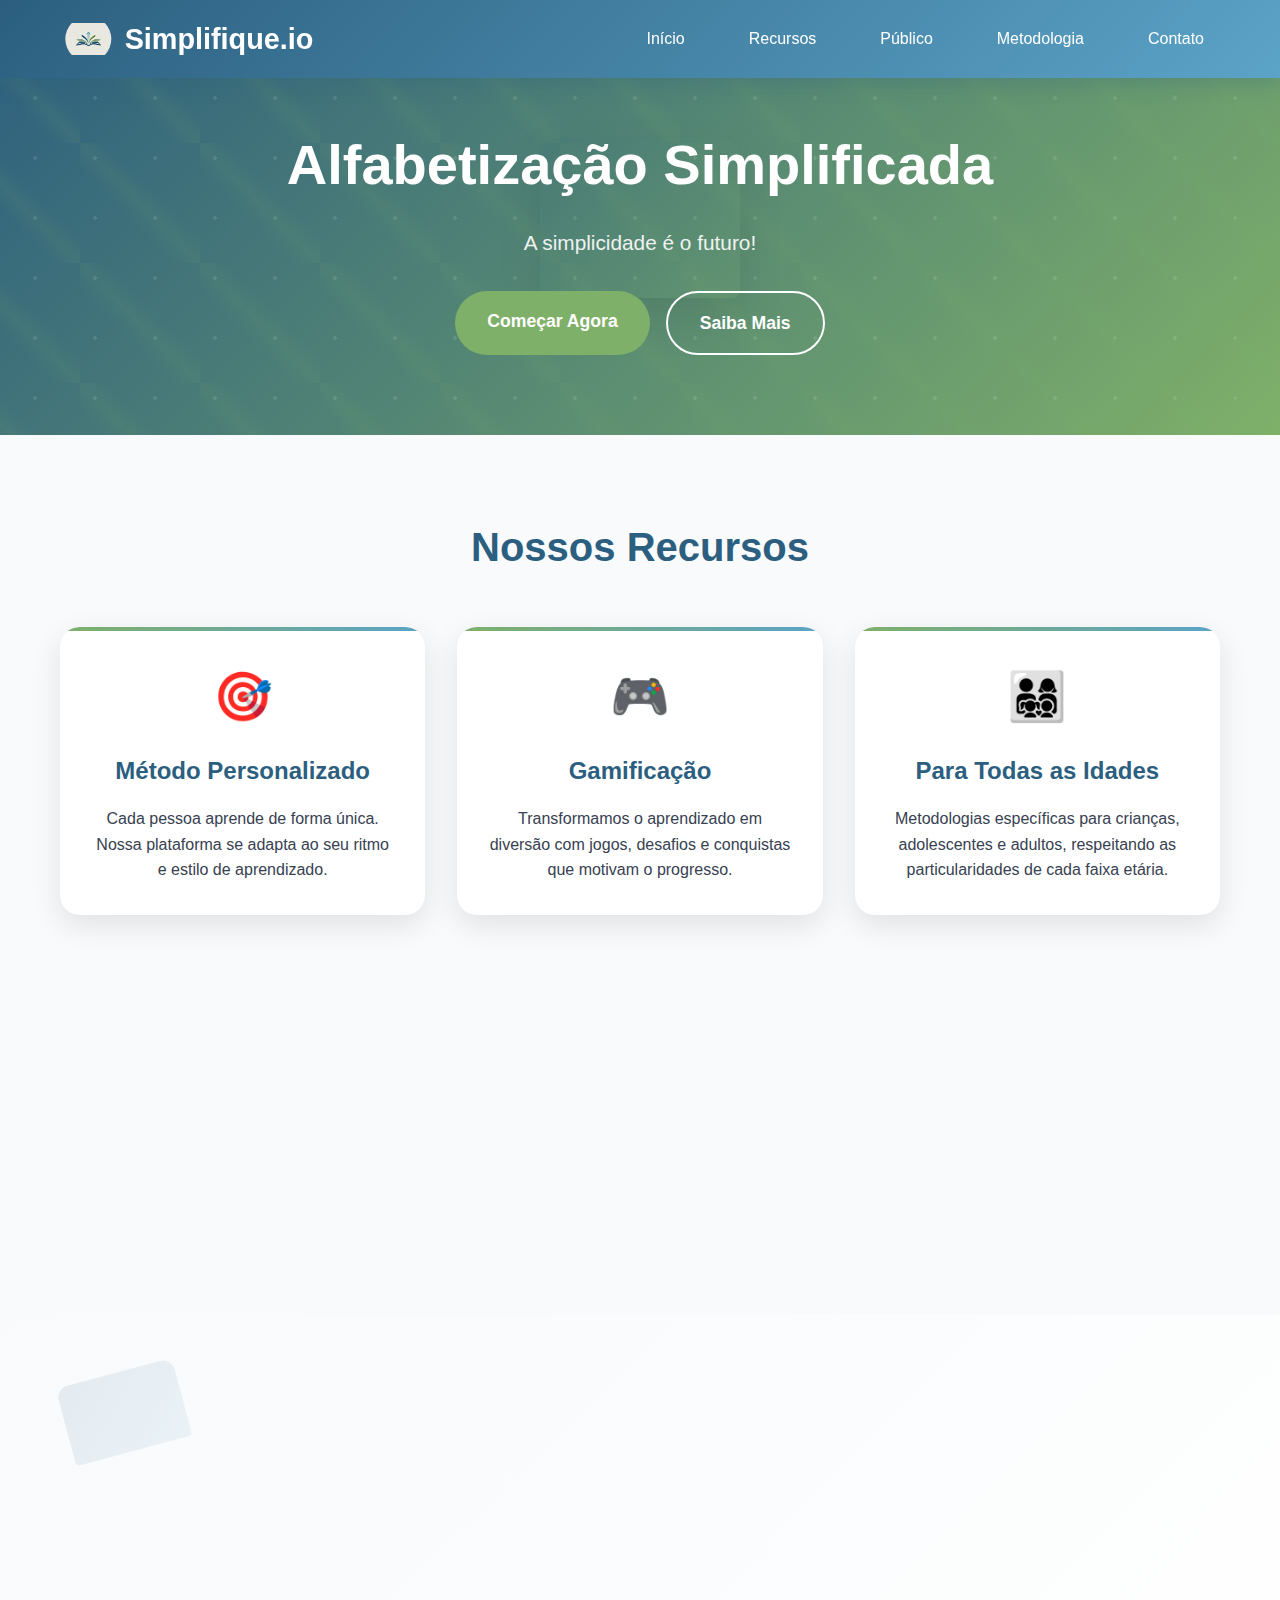
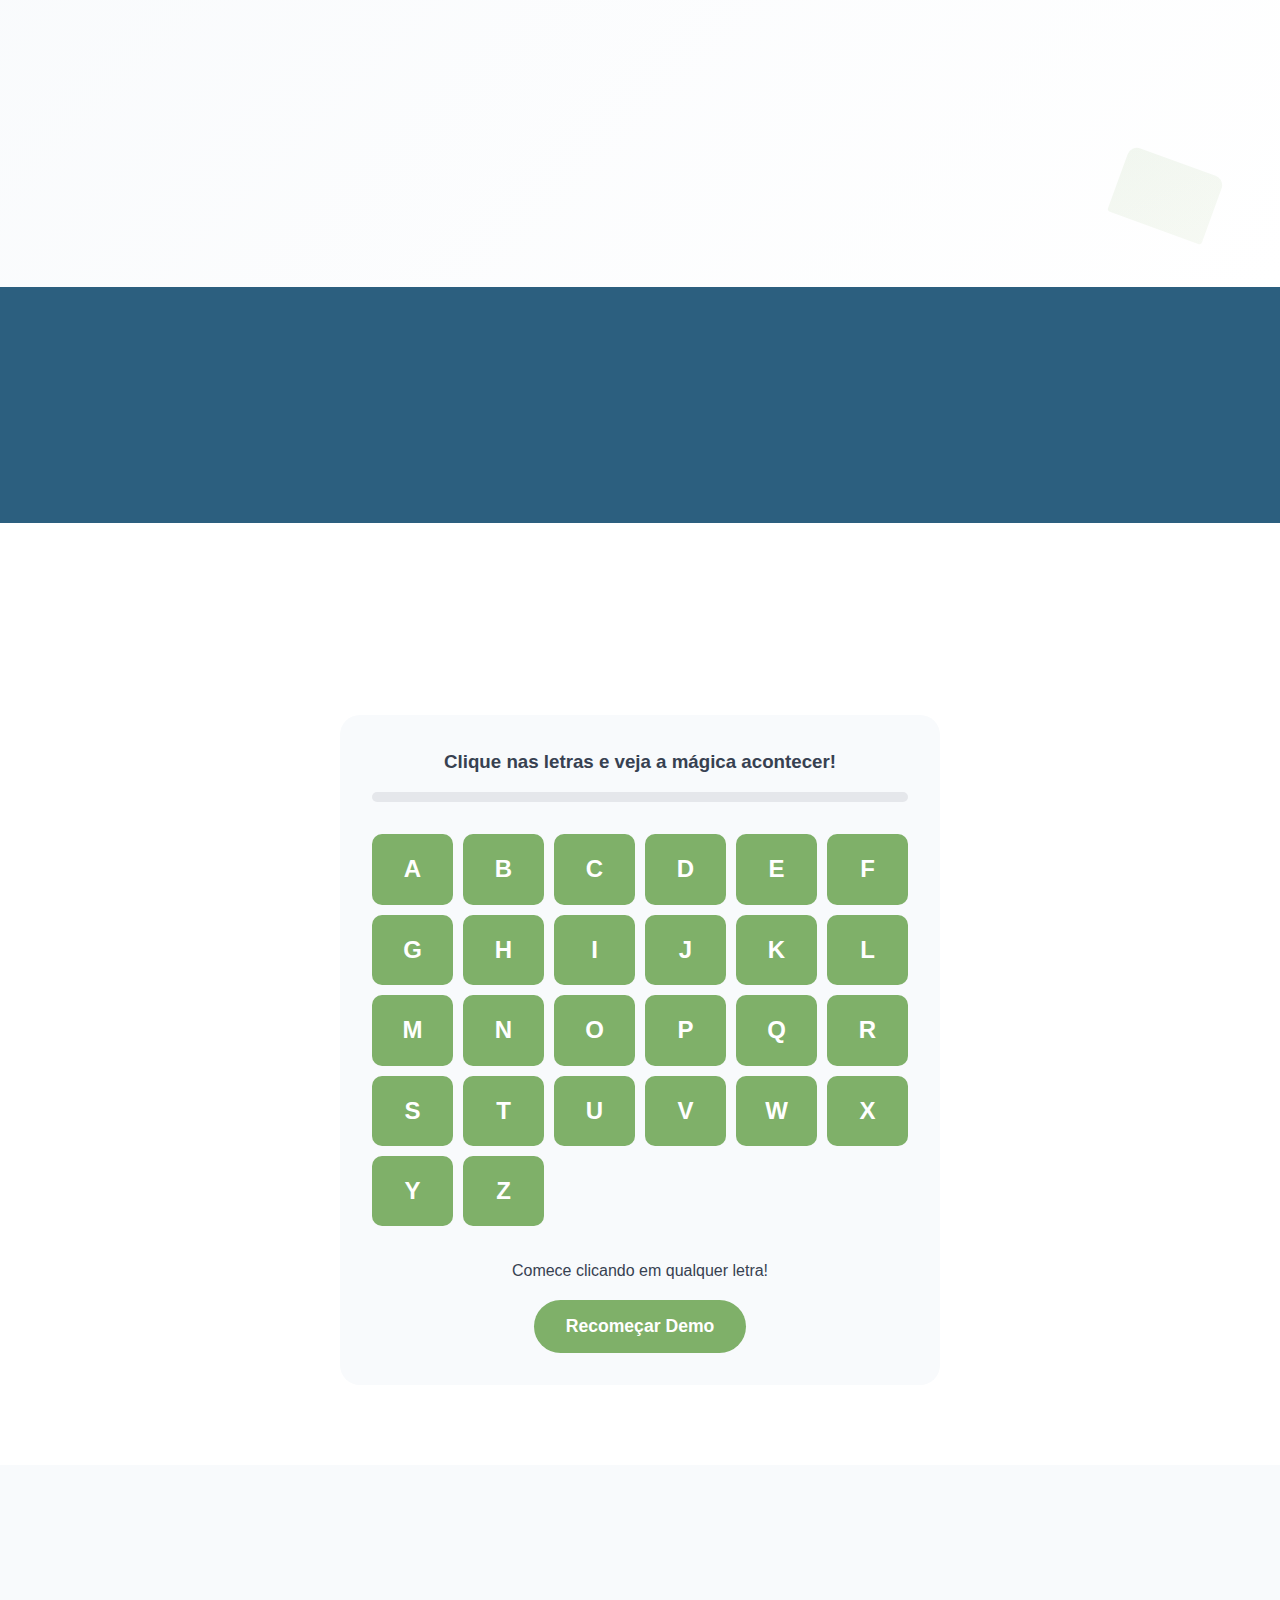
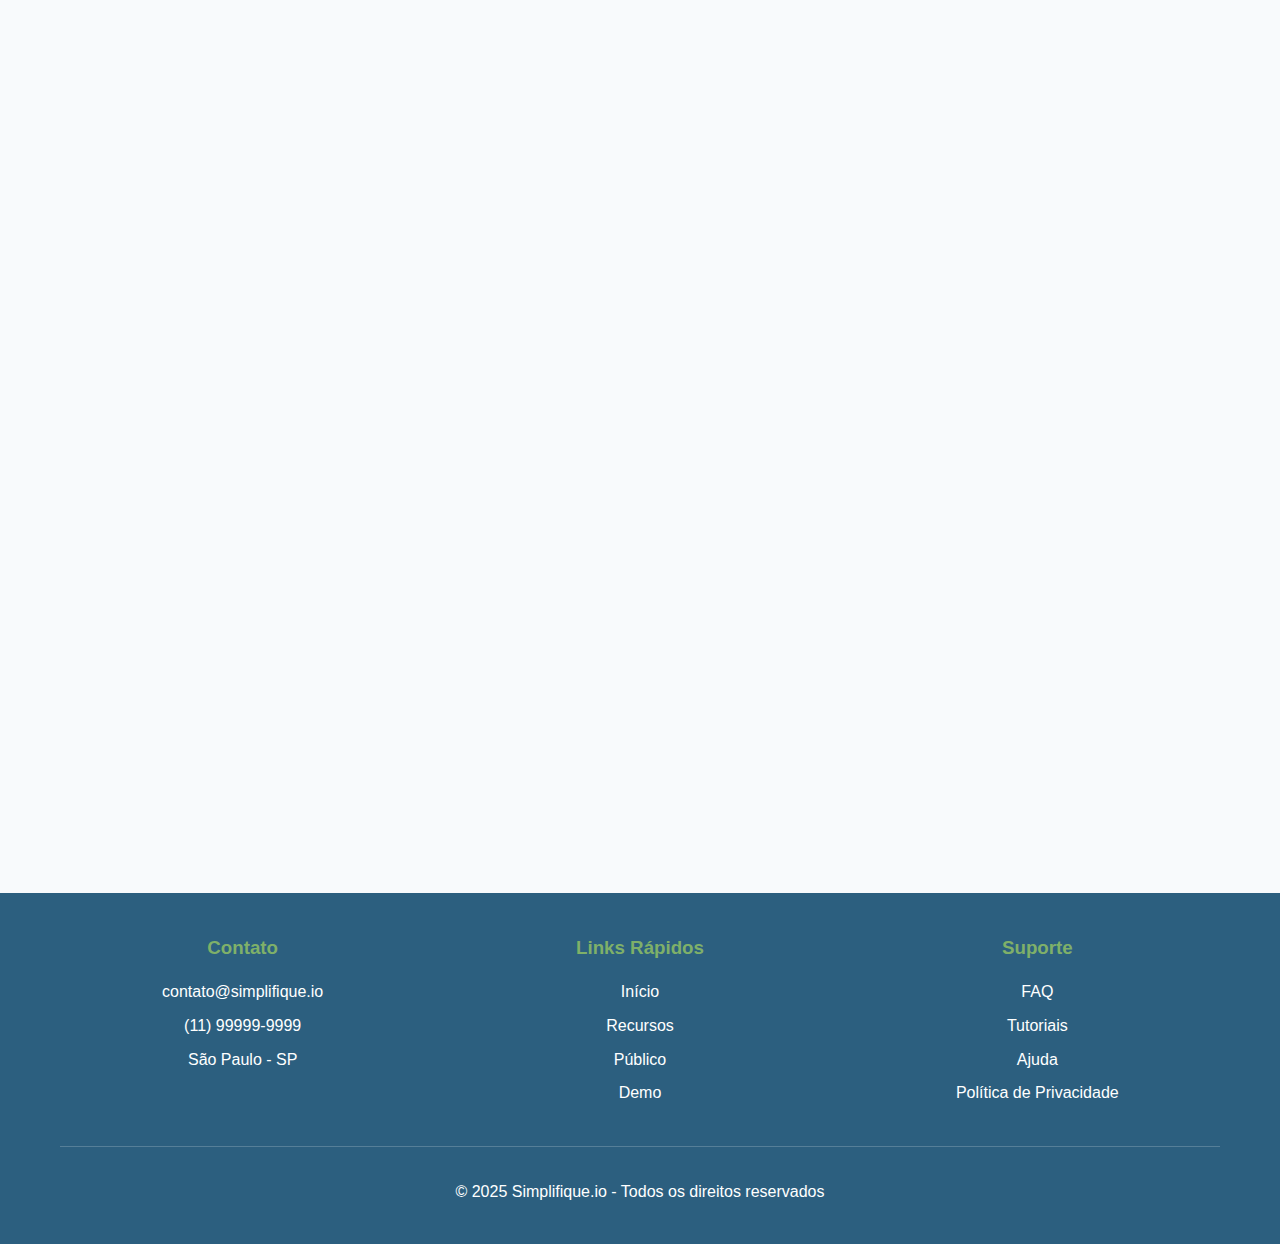
<file: frontendreal/index.html>
<!DOCTYPE html>
<html lang="pt-BR">
<head>
    <meta charset="UTF-8">
    <meta name="viewport" content="width=device-width, initial-scale=1.0">
    <title>Simplifique.io - Alfabetização para Todas as Idades</title>
    <link rel="stylesheet" href="styles.css">
</head>
<body>
    <header>
        <nav class="container">
            <a href="#" class="logo">
    <img src="Imagem do WhatsApp de 2025-06-12 à(s) 16.28.05_f0cc3e0e.jpg" alt="Simplifique.io Logo" class="logo-img">Simplifique.io</a>
            <ul class="nav-links" id="navLinks">
                <li><a href="#home">Início</a></li>
                <li><a href="#features">Recursos</a></li>
                <li><a href="#audience">Público</a></li>
                <li><a href="#demo">Metodologia</a></li>
                <li><a href="#contact">Contato</a></li>
            </ul>
            <div class="menu-toggle" id="menuToggle">
                <span></span>
                <span></span>
                <span></span>
            </div>
        </nav>
    </header>

    <section class="hero" id="home">
        <div class="container">
            <div class="hero-content">
                <h1>Alfabetização Simplificada</h1>
                <p>A simplicidade é o futuro!</p>
                <div class="cta-buttons">
                    <a href="aba1.html" class="btn btn-primary" >Começar Agora</a>
                    <a href="#features" class="btn btn-secondary">Saiba Mais</a>
                </div>
            </div>
        </div>
    </section>

    <section class="features" id="features">
        <div class="container">
            <h2 class="section-title animate-on-scroll">Nossos Recursos</h2>
            <div class="features-grid">
                <div class="feature-card animate-on-scroll">
                    <span class="feature-icon">🎯</span>
                    <h3>Método Personalizado</h3>
                    <p>Cada pessoa aprende de forma única. Nossa plataforma se adapta ao seu ritmo e estilo de aprendizado.</p>
                </div>
                <div class="feature-card animate-on-scroll">
                    <span class="feature-icon">🎮</span>
                    <h3>Gamificação</h3>
                    <p>Transformamos o aprendizado em diversão com jogos, desafios e conquistas que motivam o progresso.</p>
                </div>
                <div class="feature-card animate-on-scroll">
                    <span class="feature-icon">👨‍👩‍👧‍👦</span>
                    <h3>Para Todas as Idades</h3>
                    <p>Metodologias específicas para crianças, adolescentes e adultos, respeitando as particularidades de cada faixa etária.</p>
                </div>
                <div class="feature-card animate-on-scroll">
                    <span class="feature-icon">📱</span>
                    <h3>Multiplataforma</h3>
                    <p>Acesse de qualquer dispositivo - computador, tablet ou celular. Aprenda onde e quando quiser.</p>
                </div>
                <div class="feature-card animate-on-scroll">
                    <span class="feature-icon">👩‍🏫</span>
                    <h3>Suporte Especializado</h3>
                    <p>Nossa equipe de pedagogos está sempre disponível para auxiliar no processo de aprendizagem.</p>
                </div>
                <div class="feature-card animate-on-scroll">
                    <span class="feature-icon">📊</span>
                    <h3>Acompanhamento</h3>
                    <p>Relatórios detalhados mostram o progresso e identificam áreas que precisam de mais atenção.</p>
                </div>
            </div>
        </div>
    </section>

    <section class="target-audience logo-inspired-section" id="audience">
        <div class="container">
            <h2 class="section-title animate-on-scroll">Para Quem é o Simplifique.io <span class="arrow-element"></span></h2>
            <div class="audience-grid">
                <div class="audience-card animate-on-scroll">
                    <h3>👶 Crianças</h3>
                    <p>Alfabetização lúdica e divertida, com métodos adequados para a primeira infância, desenvolvendo o gosto pela leitura desde cedo.</p>
                </div>
                <div class="audience-card animate-on-scroll">
                    <h3>👦 Adolescentes</h3>
                    <p>Reforço escolar e desenvolvimento de habilidades de leitura e escrita com conteúdo interativo e envolvente.</p>
                </div>
                <div class="audience-card animate-on-scroll">
                    <h3>👨 Jovens Adultos</h3>
                    <p>Educação de jovens e adultos (EJA) com metodologia adaptada para quem retoma os estudos.</p>
                </div>
                <div class="audience-card animate-on-scroll">
                    <h3>👴 Idosos</h3>
                    <p>Nunca é tarde para aprender! Método respeitoso e paciente para a terceira idade descobrir o mundo da leitura.</p>
                </div>
            </div>
        </div>
    </section>

    <section class="stats">
        <div class="container">
            <div class="stats-grid">
                <div class="stat-item animate-on-scroll">
                    <h3 id="students-count">0</h3>
                    <p>Alunos Ativos</p>
                </div>
                <div class="stat-item animate-on-scroll">
                    <h3 id="success-rate">0%</h3>
                    <p>Taxa de Sucesso</p>
                </div>
                <div class="stat-item animate-on-scroll">
                    <h3 id="lessons-count">0</h3>
                    <p>Lições Concluídas</p>
                </div>
                <div class="stat-item animate-on-scroll">
                    <h3 id="cities-count">0</h3>
                    <p>Cidades Atendidas</p>
                </div>
            </div>
        </div>
    </section>

    <section class="interactive-demo" id="demo">
        <div class="container">
            <h2 class="section-title animate-on-scroll">Experimente Nossa Metodologia</h2>
            <div class="demo-container">
                <h3>Clique nas letras e veja a mágica acontecer!</h3>
                <div class="progress-bar">
                    <div class="progress-fill" id="progressFill"></div>
                </div>
                <div class="alphabet-grid" id="alphabetGrid">
                    <!-- Letters will be generated by JavaScript -->
                </div>
                <p id="demo-message">Comece clicando em qualquer letra!</p>
            </div>
        </div>
    </section>

    <section class="testimonials">
        <div class="container">
            <h2 class="section-title animate-on-scroll">O que Dizem Nossos Alunos</h2>
            <div class="testimonial-carousel">
                <div class="testimonial animate-on-scroll">
                    <blockquote>"Aos 45 anos, finalmente consegui realizar meu sonho de ler um livro completo. O Simplifique.io mudou minha vida!"</blockquote>
                    <div class="testimonial-author">- Maria Silva, 45 anos</div>
                </div>
                <div class="testimonial animate-on-scroll">
                    <blockquote>"Minha filha de 6 anos se apaixonou pela leitura. Os jogos tornam o aprendizado muito divertido!"</blockquote>
                    <div class="testimonial-author">- João Santos, pai da Ana</div>
                </div>
                <div class="testimonial animate-on-scroll">
                    <blockquote>"Voltei a estudar depois dos 60 e me sinto mais confiante a cada dia. A metodologia é muito respeitosa."</blockquote>
                    <div class="testimonial-author">- Dona Rosa, 62 anos</div>
                </div>
            </div>
        </div>
    </section>

    <footer id="contact">
        <div class="container">
            <div class="footer-content">
                <div class="footer-section">
                    <h3>Contato</h3>
                    <a href="mailto:contato@simplifique.io">contato@simplifique.io</a>
                    <a href="tel:+5511999999999">(11) 99999-9999</a>
                    <p>São Paulo - SP</p>
                </div>
                <div class="footer-section">
                    <h3>Links Rápidos</h3>
                    <a href="#home">Início</a>
                    <a href="#features">Recursos</a>
                    <a href="#audience">Público</a>
                    <a href="#demo">Demo</a>
                </div>
                <div class="footer-section">
                    <h3>Suporte</h3>
                    <a href="#">FAQ</a>
                    <a href="#">Tutoriais</a>
                    <a href="#">Ajuda</a>
                    <a href="#">Política de Privacidade</a>
                </div>
            </div>
            <div style="border-top: 1px solid rgba(255,255,255,0.2); padding-top: 2rem; margin-top: 2rem;">
                <p>&copy; 2025 Simplifique.io - Todos os direitos reservados</p>
            </div>
        </div>
    </footer>

    <script src="script.js"></script>
</body>
</html>
</file>
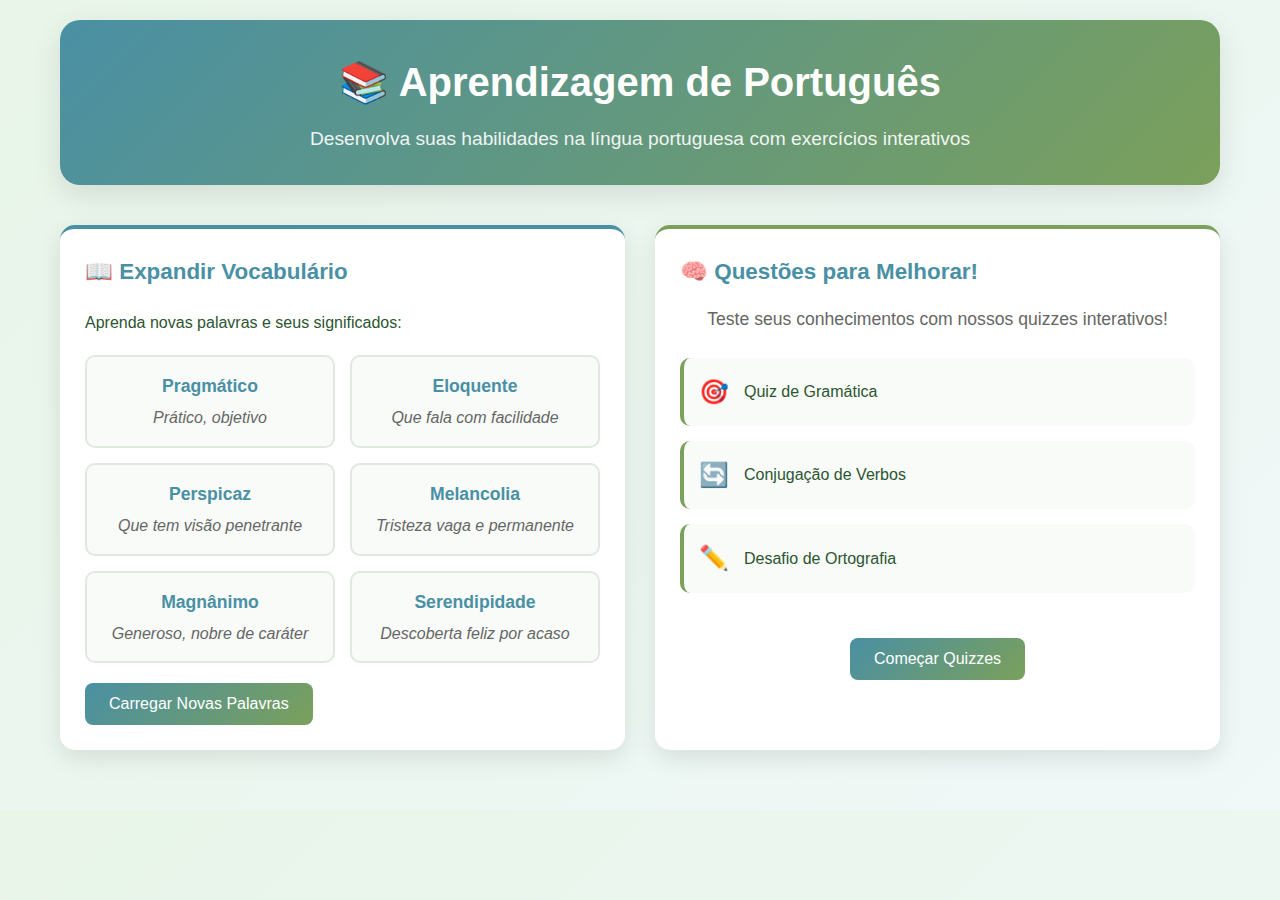
<file: frontendreal/aba1.html>
<!DOCTYPE html>
<html lang="pt-BR">
<head>
    <meta charset="UTF-8">
    <meta name="viewport" content="width=device-width, initial-scale=1.0">
    <title>Aprendizagem - Língua Portuguesa</title>
    <link rel="stylesheet" href="style.css">
</head>
<body>
    <div class="container">
        <div class="header">
            <h1>📚 Aprendizagem de Português</h1>
            <p>Desenvolva suas habilidades na língua portuguesa com exercícios interativos</p>
        </div>

        <div class="learning-grid">
            <!-- Vocabulário -->
            <div class="learning-card">
                <h2 class="card-title">📖 Expandir Vocabulário</h2>
                <div class="vocabulary-container">
                    <p>Aprenda novas palavras e seus significados:</p>
                    <div class="word-list" id="vocabulary-list">
                        <!-- Palavras serão carregadas aqui -->
                    </div>
                    <button class="btn" onclick="loadNewVocabulary()" style="margin-top: 20px;">Carregar Novas Palavras</button>
                </div>
            </div>

            <!-- Questões para Melhorar -->
            <div class="learning-card quiz-card">
                <h2 class="card-title">🧠 Questões para Melhorar!</h2>
                <div class="quiz-info">
                    <p>Teste seus conhecimentos com nossos quizzes interativos!</p>
                    <div class="quiz-features">
                        <div class="feature-item">
                            <span class="feature-icon">🎯</span>
                            <span>Quiz de Gramática</span>
                        </div>
                        <div class="feature-item">
                            <span class="feature-icon">🔄</span>
                            <span>Conjugação de Verbos</span>
                        </div>
                        <div class="feature-item">
                            <span class="feature-icon">✏️</span>
                            <span>Desafio de Ortografia</span>
                        </div>
                    </div>
                    <a href="aba2.html"><button class="btn btn-large" onclick="goToQuizzes()">Começar Quizzes</button></a>
                </div>
            </div>
        </div>
    </div>

    <script src="script2.js"></script>
</body>
</html>
</file>
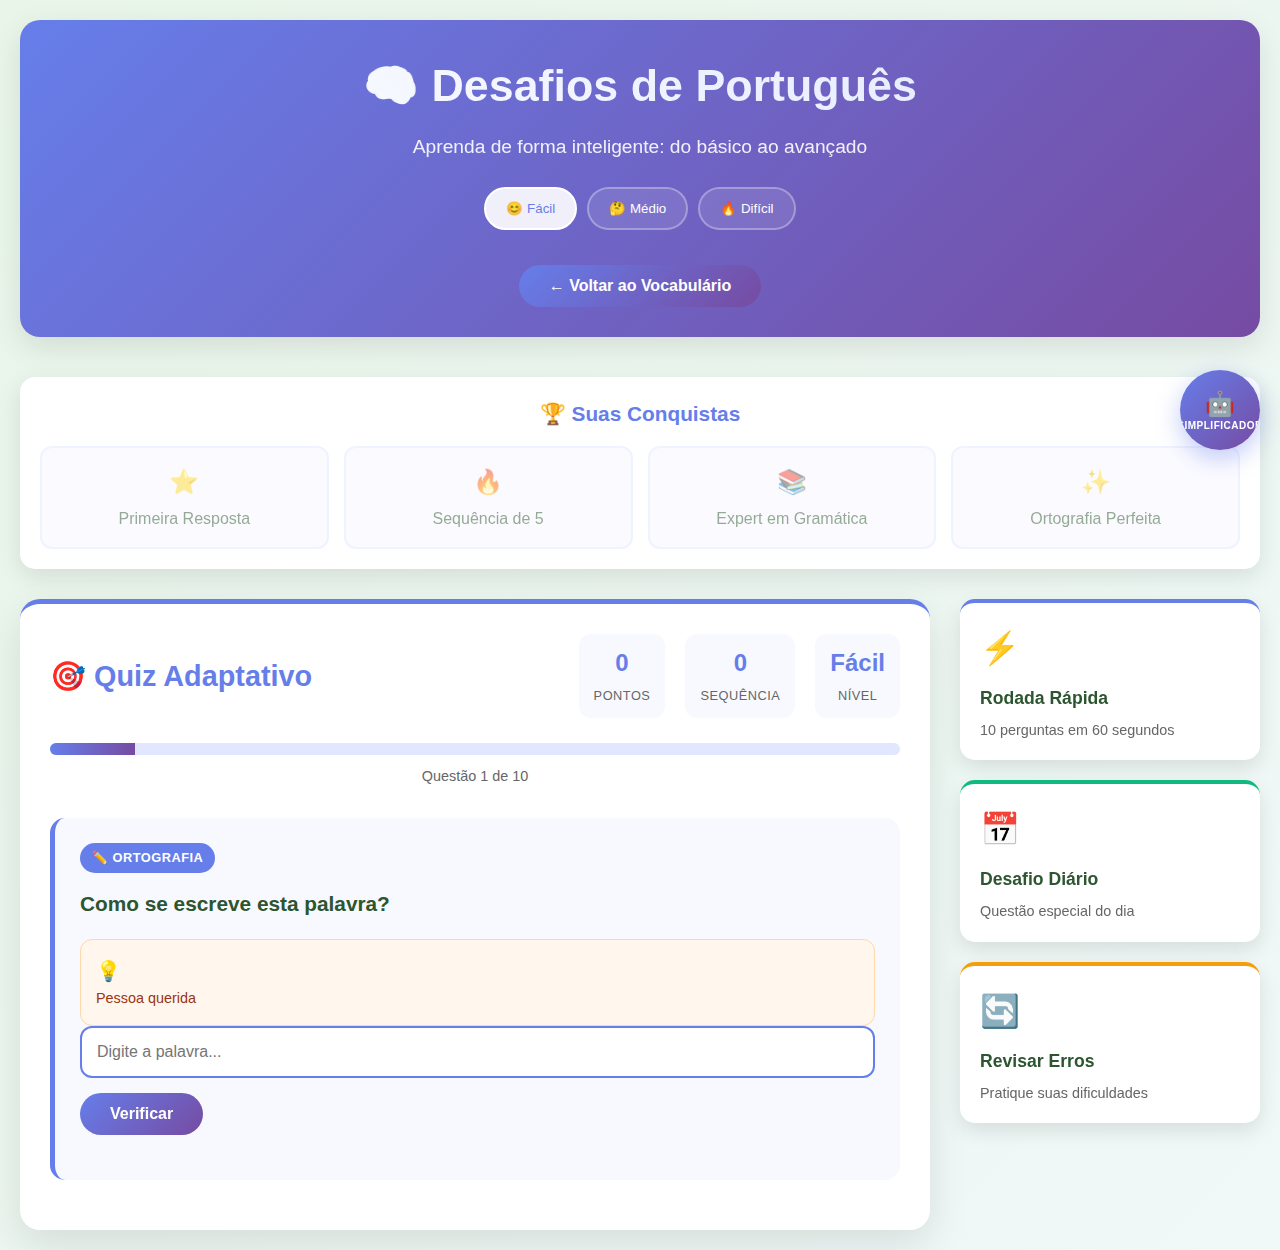
<file: frontendreal/aba2.html>
<!DOCTYPE html>
<html lang="pt-BR">
<head>
    <meta charset="UTF-8">
    <meta name="viewport" content="width=device-width, initial-scale=1.0">
    <title>Quizzes - Língua Portuguesa</title>
    <link rel="stylesheet" href="quiz-style.css">
</head>
<body>
    <div class="container">
        <!-- Botão IA Simplificador -->
        <div class="ai-assistant">
            <button class="ai-btn" onclick="toggleAI()" id="ai-btn">
                <div class="ai-icon">🤖</div>
                <div class="ai-text">Simplificador</div>
            </button>
            <div class="ai-tooltip" id="ai-tooltip">
                Clique para ativar a IA que simplifica explicações!
            </div>
        </div>

        <div class="header">
            <h1>🧠 Desafios de Português</h1>
            <p>Aprenda de forma inteligente: do básico ao avançado</p>
            <div class="difficulty-selector">
                <button class="difficulty-btn active" onclick="setDifficulty('facil')" data-level="facil">
                    😊 Fácil
                </button>
                <button class="difficulty-btn" onclick="setDifficulty('medio')" data-level="medio">
                    🤔 Médio
                </button>
                <button class="difficulty-btn" onclick="setDifficulty('dificil')" data-level="dificil">
                    🔥 Difícil
                </button>
            </div>
            <button class="btn btn-back" onclick="goBack()">← Voltar ao Vocabulário</button>
        </div>

        <!-- Painel de Conquistas -->
        <div class="achievements-panel">
            <h3>🏆 Suas Conquistas</h3>
            <div class="achievements-grid">
                <div class="achievement" id="first-correct">
                    <span class="achievement-icon">⭐</span>
                    <span>Primeira Resposta</span>
                </div>
                <div class="achievement" id="streak-5">
                    <span class="achievement-icon">🔥</span>
                    <span>Sequência de 5</span>
                </div>
                <div class="achievement" id="grammar-expert">
                    <span class="achievement-icon">📚</span>
                    <span>Expert em Gramática</span>
                </div>
                <div class="achievement" id="perfect-spelling">
                    <span class="achievement-icon">✨</span>
                    <span>Ortografia Perfeita</span>
                </div>
            </div>
        </div>

        <div class="quiz-container">
            <!-- Quiz Adaptativo -->
            <div class="main-quiz-card">
                <div class="quiz-header">
                    <h2 class="quiz-title" id="current-quiz-title">🎯 Quiz Adaptativo</h2>
                    <div class="quiz-stats">
                        <div class="stat">
                            <span class="stat-number" id="current-score">0</span>
                            <span class="stat-label">Pontos</span>
                        </div>
                        <div class="stat">
                            <span class="stat-number" id="current-streak">0</span>
                            <span class="stat-label">Sequência</span>
                        </div>
                        <div class="stat">
                            <span class="stat-number" id="current-level">Fácil</span>
                            <span class="stat-label">Nível</span>
                        </div>
                    </div>
                </div>

                <div class="progress-container">
                    <div class="progress-bar">
                        <div class="progress-fill" id="main-progress"></div>
                    </div>
                    <div class="progress-text">Questão <span id="question-number">1</span> de <span id="total-questions">10</span></div>
                </div>

                <!-- Área do Quiz -->
                <div class="question-area" id="question-area">
                    <div class="question-card">
                        <div class="question-type" id="question-type">Gramática</div>
                        <h3 class="question-text" id="question-text">Carregando pergunta...</h3>
                        
                        <!-- Área para diferentes tipos de questão -->
                        <div class="answer-area" id="answer-area">
                            <!-- Será preenchido dinamicamente -->
                        </div>
                        
                        <div class="question-help" id="question-help" style="display: none;">
                            <div class="help-icon">💡</div>
                            <div class="help-text" id="help-text"></div>
                        </div>
                    </div>
                    
                    <div class="feedback-area" id="feedback-area" style="display: none;">
                        <div class="feedback-content" id="feedback-content"></div>
                        <button class="btn btn-next" onclick="nextQuestion()">Próxima Questão</button>
                    </div>
                </div>

                <!-- Explicação da IA -->
                <div class="ai-explanation" id="ai-explanation" style="display: none;">
                    <div class="ai-header">
                        <span class="ai-avatar">🤖</span>
                        <span>Simplificador IA</span>
                    </div>
                    <div class="ai-content" id="ai-content"></div>
                    <button class="ai-close" onclick="closeAIExplanation()">Entendi!</button>
                </div>
            </div>

            <!-- Mini Cards laterais -->
            <div class="side-activities">
                <div class="mini-card" onclick="startSpeedRound()">
                    <div class="mini-icon">⚡</div>
                    <h4>Rodada Rápida</h4>
                    <p>10 perguntas em 60 segundos</p>
                </div>
                
                <div class="mini-card" onclick="startDailyChallenge()">
                    <div class="mini-icon">📅</div>
                    <h4>Desafio Diário</h4>
                    <p>Questão especial do dia</p>
                </div>
                
                <div class="mini-card" onclick="reviewMistakes()">
                    <div class="mini-icon">🔄</div>
                    <h4>Revisar Erros</h4>
                    <p>Pratique suas dificuldades</p>
                </div>
            </div>
        </div>
    </div>

    <script src="quiz-script.js"></script>
</body>
</html>
</file>
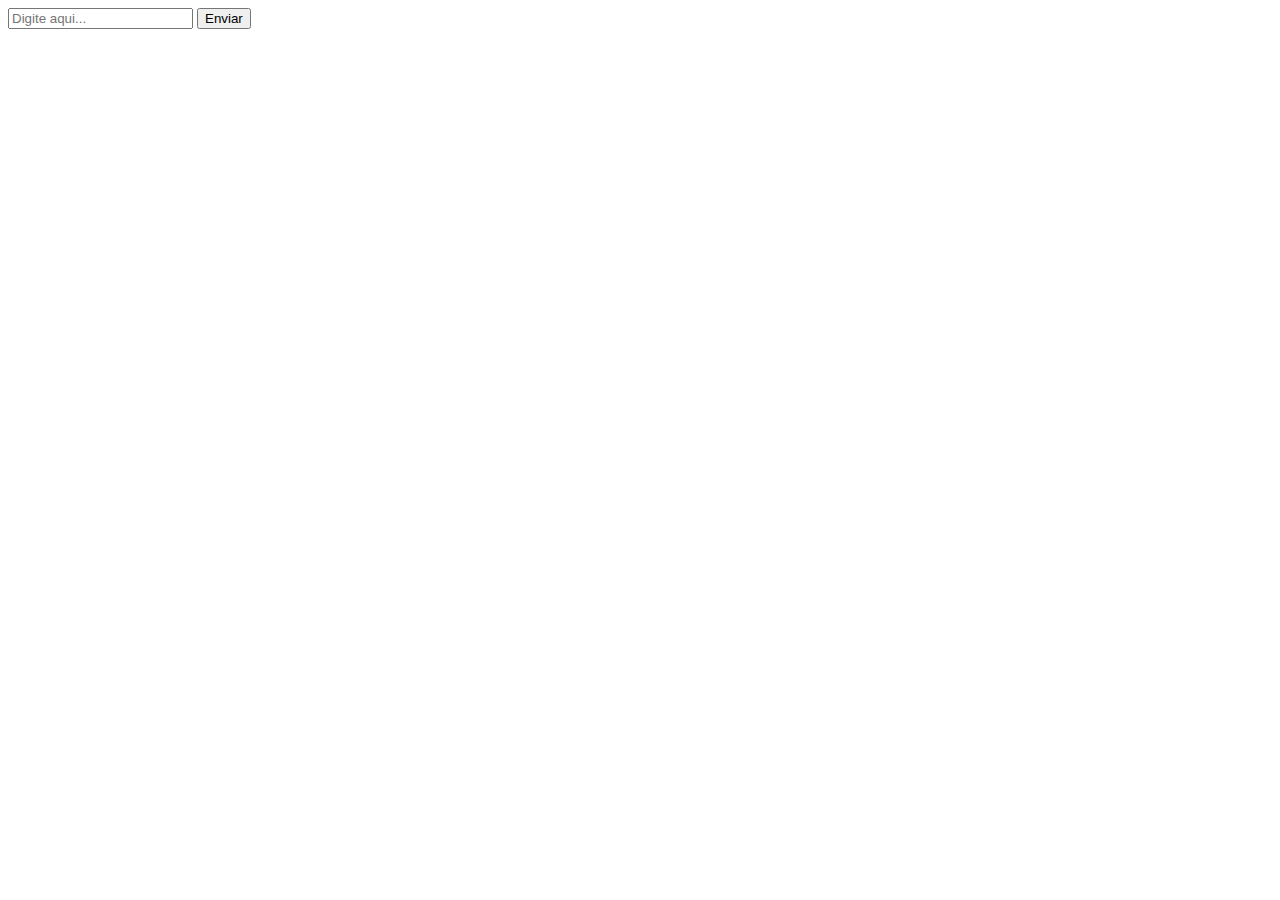
<file: frontendreal/aba3.html>
<html lang="en">
<head>
    <meta charset="UTF-8">
    <meta name="viewport" content="width=device-width, initial-scale=1.0">
    <title>Document</title>
</head>
<body>
    <input id="mensagem" placeholder="Digite aqui..." />
<button onclick="enviarMensagem()">Enviar</button>
<div id="resposta"></div>
<script src="iascript.js"></script>
</body>
</html>
</file>
<file: frontendreal/styles.css>
* {
    margin: 0;
    padding: 0;
    box-sizing: border-box;
}

:root {
    --primary-blue: #2c5f7f;
    --primary-green: #7fb069;
    --white: #ffffff;
    --light-gray: #f8fafc;
    --text-gray: #374151;
    --accent-blue: #5ba3c7;
    --light-green: #a8c68a;
}

body {
    font-family: 'Segoe UI', Tahoma, Geneva, Verdana, sans-serif;
    line-height: 1.6;
    color: var(--text-gray);
    overflow-x: hidden;
}

.container {
    max-width: 1200px;
    margin: 0 auto;
    padding: 0 20px;
}

/* Header */
header {
    background: linear-gradient(135deg, var(--primary-blue), var(--accent-blue));
    color: white;
    padding: 1rem 0;
    position: fixed;
    width: 100%;
    top: 0;
    z-index: 1000;
    backdrop-filter: blur(10px);
    box-shadow: 0 4px 20px rgba(44, 95, 127, 0.3);
}

nav {
    display: flex;
    justify-content: space-between;
    align-items: center;
}

.logo {
    font-size: 1.8rem;
    font-weight: bold;
    color: var(--white);
    text-decoration: none;
    display: flex;
    align-items: center;
    gap: 10px;
}

.logo::before {
    content: '';
    width: 40px;
    height: 32px;
    background: linear-gradient(135deg, var(--primary-blue), var(--accent-blue));
    border-radius: 8px 8px 2px 2px;
    position: relative;
    box-shadow: 0 2px 8px rgba(0,0,0,0.2);
}

.logo::after {
    content: '';
    position: absolute;
    left: 20px;
    width: 0;
    height: 0;
    border-left: 8px solid transparent;
    border-right: 8px solid transparent;
    border-bottom: 16px solid var(--accent-blue);
    transform: translateY(-28px);
    filter: drop-shadow(0 2px 4px rgba(0,0,0,0.2));
}

.nav-links {
    display: flex;
    list-style: none;
    gap: 2rem;
}

.nav-links a {
    color: white;
    text-decoration: none;
    transition: all 0.3s ease;
    padding: 0.5rem 1rem;
    border-radius: 20px;
}

.nav-links a:hover {
    background: var(--primary-green);
    transform: translateY(-2px);
}

.menu-toggle {
    display: none;
    flex-direction: column;
    cursor: pointer;
}

.menu-toggle span {
    width: 25px;
    height: 3px;
    background: white;
    margin: 3px 0;
    transition: 0.3s;
}

/* Hero Section */
.hero {
    background: linear-gradient(135deg, var(--primary-blue), var(--primary-green));
    color: white;
    padding: 120px 0 80px;
    text-align: center;
    position: relative;
    overflow: hidden;
}

.hero::before {
    content: '';
    position: absolute;
    top: -50%;
    left: -50%;
    width: 200%;
    height: 200%;
    background-image: 
        radial-gradient(circle at 25% 25%, rgba(255,255,255,0.1) 2px, transparent 2px),
        linear-gradient(45deg, transparent 40%, rgba(123, 176, 105, 0.1) 50%, transparent 60%);
    background-size: 60px 60px, 120px 120px;
    animation: float 25s infinite linear;
}

.hero::after {
    content: '';
    position: absolute;
    top: 50%;
    left: 50%;
    transform: translate(-50%, -50%);
    width: 200px;
    height: 160px;
    background: linear-gradient(135deg, rgba(44, 95, 127, 0.3), rgba(127, 176, 105, 0.3));
    border-radius: 20px 20px 8px 8px;
    z-index: 1;
    opacity: 0.4;
    box-shadow: 0 20px 40px rgba(0,0,0,0.2);
}

@keyframes float {
    0% { transform: translateY(0px) rotate(0deg); }
    100% { transform: translateY(-20px) rotate(360deg); }
}

.hero-content {
    position: relative;
    z-index: 2;
}

.hero h1 {
    font-size: 3.5rem;
    margin-bottom: 1rem;
    animation: slideInUp 1s ease-out;
}

.hero p {
    font-size: 1.3rem;
    margin-bottom: 2rem;
    opacity: 0.9;
    animation: slideInUp 1s ease-out 0.2s both;
}

.cta-buttons {
    display: flex;
    gap: 1rem;
    justify-content: center;
    flex-wrap: wrap;
    animation: slideInUp 1s ease-out 0.4s both;
}

.btn {
    padding: 1rem 2rem;
    border: none;
    border-radius: 50px;
    font-size: 1.1rem;
    cursor: pointer;
    transition: all 0.3s ease;
    text-decoration: none;
    display: inline-block;
    font-weight: 600;
}

.btn-primary {
    background: var(--primary-green);
    color: white;
}

.btn-secondary {
    background: transparent;
    color: white;
    border: 2px solid white;
}

.btn:hover {
    transform: translateY(-3px);
    box-shadow: 0 10px 30px rgba(0,0,0,0.3);
}

/* Features Section */
.features {
    padding: 80px 0;
    background: var(--light-gray);
}

.section-title {
    text-align: center;
    font-size: 2.5rem;
    color: var(--primary-blue);
    margin-bottom: 3rem;
}

.features-grid {
    display: grid;
    grid-template-columns: repeat(auto-fit, minmax(300px, 1fr));
    gap: 2rem;
    margin-top: 2rem;
}

.feature-card {
    background: white;
    padding: 2rem;
    border-radius: 20px;
    box-shadow: 0 10px 30px rgba(0,0,0,0.1);
    transition: all 0.3s ease;
    text-align: center;
    position: relative;
    overflow: hidden;
}

.feature-card::before {
    content: '';
    position: absolute;
    top: 0;
    left: 0;
    right: 0;
    height: 4px;
    background: linear-gradient(90deg, var(--primary-green), var(--accent-blue));
}

.feature-card:hover {
    transform: translateY(-10px);
    box-shadow: 0 20px 40px rgba(44, 95, 127, 0.15);
}

.feature-icon {
    font-size: 3rem;
    margin-bottom: 1rem;
    display: block;
}

.feature-card h3 {
    color: var(--primary-blue);
    margin-bottom: 1rem;
    font-size: 1.5rem;
}

/* Target Audience */
.target-audience {
    padding: 80px 0;
    background: white;
}

.audience-grid {
    display: grid;
    grid-template-columns: repeat(auto-fit, minmax(250px, 1fr));
    gap: 2rem;
    margin-top: 3rem;
}

.audience-card {
    background: linear-gradient(135deg, var(--primary-green), var(--accent-blue));
    color: white;
    padding: 2rem;
    border-radius: 20px;
    text-align: center;
    transition: all 0.3s ease;
    position: relative;
    overflow: hidden;
}

.audience-card::before {
    content: '';
    position: absolute;
    top: -50%;
    right: -20px;
    width: 100px;
    height: 200%;
    background: linear-gradient(45deg, transparent, rgba(255,255,255,0.1), transparent);
    transform: rotate(25deg);
    transition: all 0.3s ease;
}

.audience-card:hover::before {
    right: 100%;
}

.audience-card:hover {
    transform: scale(1.05);
    box-shadow: 0 15px 35px rgba(44, 95, 127, 0.3);
}

.audience-card h3 {
    font-size: 1.8rem;
    margin-bottom: 1rem;
}

/* Stats Section */
.stats {
    background: var(--primary-blue);
    color: white;
    padding: 60px 0;
}

.stats-grid {
    display: grid;
    grid-template-columns: repeat(auto-fit, minmax(200px, 1fr));
    gap: 2rem;
    text-align: center;
}

.stat-item h3 {
    font-size: 3rem;
    margin-bottom: 0.5rem;
    color: var(--primary-green);
}

.stat-item p {
    font-size: 1.2rem;
    opacity: 0.9;
}

/* Testimonials */
.testimonials {
    padding: 80px 0;
    background: var(--light-gray);
}

.testimonial-carousel {
    max-width: 800px;
    margin: 0 auto;
    text-align: center;
    position: relative;
}

.testimonial {
    background: white;
    padding: 3rem;
    border-radius: 20px;
    box-shadow: 0 10px 30px rgba(0,0,0,0.1);
    margin: 2rem 0;
}

.testimonial blockquote {
    font-size: 1.3rem;
    font-style: italic;
    color: var(--text-gray);
    margin-bottom: 2rem;
}

.testimonial-author {
    font-weight: bold;
    color: var(--primary-blue);
}

/* Footer */
footer {
    background: var(--primary-blue);
    color: white;
    padding: 40px 0;
    text-align: center;
}

.footer-content {
    display: grid;
    grid-template-columns: repeat(auto-fit, minmax(250px, 1fr));
    gap: 2rem;
    margin-bottom: 2rem;
}

.footer-section h3 {
    color: var(--primary-green);
    margin-bottom: 1rem;
}

.footer-section a {
    color: white;
    text-decoration: none;
    display: block;
    margin-bottom: 0.5rem;
    transition: color 0.3s ease;
}

.footer-section a:hover {
    color: var(--primary-green);
}

/* Animations */
@keyframes slideInUp {
    from {
        opacity: 0;
        transform: translateY(50px);
    }
    to {
        opacity: 1;
        transform: translateY(0);
    }
}

.animate-on-scroll {
    opacity: 0;
    transform: translateY(30px);
    transition: all 0.6s ease;
}

.animate-on-scroll.animated {
    opacity: 1;
    transform: translateY(0);
}

/* Seção com elementos inspirados na logo */
.logo-inspired-section {
    background: linear-gradient(135deg, var(--light-gray), white);
    padding: 80px 0;
    position: relative;
    overflow: hidden;
}

.logo-inspired-section::before {
    content: '';
    position: absolute;
    top: 10%;
    left: 5%;
    width: 120px;
    height: 80px;
    background: linear-gradient(135deg, var(--primary-blue), var(--accent-blue));
    border-radius: 12px 12px 4px 4px;
    opacity: 0.1;
    transform: rotate(-15deg);
}

.logo-inspired-section::after {
    content: '';
    position: absolute;
    bottom: 10%;
    right: 5%;
    width: 100px;
    height: 70px;
    background: linear-gradient(135deg, var(--primary-green), var(--light-green));
    border-radius: 10px 10px 3px 3px;
    opacity: 0.1;
    transform: rotate(20deg);
}

/* Elementos de seta */
.arrow-element {
    position: relative;
    display: inline-block;
    margin: 0 10px;
}

.arrow-element::before {
    content: '';
    width: 0;
    height: 0;
    border-left: 12px solid transparent;
    border-right: 12px solid transparent;
    border-bottom: 20px solid var(--accent-blue);
    display: inline-block;
    animation: bounce-arrow 2s infinite ease-in-out;
}

@keyframes bounce-arrow {
    0%, 100% { transform: translateY(0); }
    50% { transform: translateY(-8px); }
}

@keyframes bounce {
    0%, 100% { transform: scale(1); }
    50% { transform: scale(1.3); }
}

/* Responsive ajustado para nova logo */
@media (max-width: 768px) {
    .menu-toggle {
        display: flex;
    }

    .logo::after {
        transform: translateY(-22px) scale(0.8);
    }

    .nav-links {
        position: fixed;
        top: 70px;
        left: -100%;
        width: 100%;
        height: calc(100vh - 70px);
        background: var(--primary-blue);
        flex-direction: column;
        justify-content: flex-start;
        align-items: center;
        padding-top: 2rem;
        transition: left 0.3s ease;
    }

    .nav-links.active {
        left: 0;
    }

    .hero h1 {
        font-size: 2.5rem;
    }

    .hero p {
        font-size: 1.1rem;
    }

    .cta-buttons {
        flex-direction: column;
        align-items: center;
    }

    .section-title {
        font-size: 2rem;
    }
}

/* Interactive Elements */
.interactive-demo {
    background: white;
    padding: 80px 0;
}

.demo-container {
    max-width: 600px;
    margin: 0 auto;
    text-align: center;
    padding: 2rem;
    background: var(--light-gray);
    border-radius: 20px;
}

.alphabet-grid {
    display: grid;
    grid-template-columns: repeat(6, 1fr);
    gap: 10px;
    margin: 2rem 0;
}

.letter-card {
    background: var(--primary-green);
    color: white;
    padding: 1rem;
    border-radius: 10px;
    cursor: pointer;
    transition: all 0.3s ease;
    font-size: 1.5rem;
    font-weight: bold;
}

.letter-card:hover {
    background: var(--primary-blue);
    transform: scale(1.1);
}

.progress-bar {
    width: 100%;
    height: 10px;
    background: #e5e7eb;
    border-radius: 5px;
    overflow: hidden;
    margin: 1rem 0;
}

.progress-fill {
    height: 100%;
    background: linear-gradient(90deg, var(--primary-green), var(--accent-blue));
    transition: width 0.3s ease;
    width: 0%;
}

.logo-img {
    width: 40px;
    height: 40px;
    margin-right: 10px;
    clip-path: circle(50%);
    object-fit: cover;
}


/* === PATCH: reset da área de logo/brand/header === */
header .brand,
header .logo,
.navbar .brand,
.navbar .logo {
  display: inline-flex !important;
  align-items: center !important;
  gap: .5rem !important;
  background: none !important;
  background-image: none !important;
  list-style: none !important;
  position: relative !important;
}

/* remove adornos antigos (triângulo/quadrado) */
header .brand::before,
header .brand::after,
header .logo::before,
header .logo::after {
  content: none !important;
  display: none !important;
  background: none !important;
  border: 0 !important;
  box-shadow: none !important;
  clip-path: none !important;
}

/* garante que só a imagem apareça e bem alinhada */
header .brand img,
header .logo img {
  display: block !important;
  max-height: 32px;     /* ajuste se quiser maior/menor */
  height: 32px;
  width: auto;
  object-fit: contain;
  margin: 0;
}

/* evita “ícone de lista” perto do logo */
header .brand li,
header .logo li {
  list-style: none !important;
}

/* se você usava background como logo em um título/link */
header .brand,
header .brand a,
header .logo,
header .logo a {
  background-repeat: no-repeat !important;
  background-size: contain !important;
  background-image: none !important;
}
</file>
<file: frontendreal/style.css>
* {
    margin: 0;
    padding: 0;
    box-sizing: border-box;
}

body {
    font-family: 'Segoe UI', Tahoma, Geneva, Verdana, sans-serif;
    background: linear-gradient(135deg, #e8f5e8 0%, #f0f8f8 100%);
    color: #2c5530;
    line-height: 1.6;
}

.container {
    max-width: 1200px;
    margin: 0 auto;
    padding: 20px;
}

.header {
    text-align: center;
    margin-bottom: 40px;
    background: linear-gradient(135deg, #4a90a4 0%, #7ba05b 100%);
    padding: 30px;
    border-radius: 20px;
    color: white;
    box-shadow: 0 10px 30px rgba(0,0,0,0.1);
}

.header h1 {
    font-size: 2.5em;
    margin-bottom: 10px;
}

.header p {
    font-size: 1.2em;
    opacity: 0.9;
}

.learning-grid {
    display: grid;
    grid-template-columns: repeat(auto-fit, minmax(350px, 1fr));
    gap: 30px;
    margin-bottom: 40px;
}

.learning-card {
    background: white;
    border-radius: 15px;
    padding: 25px;
    box-shadow: 0 8px 25px rgba(0,0,0,0.1);
    transition: transform 0.3s ease, box-shadow 0.3s ease;
    border-top: 4px solid #4a90a4;
}

.learning-card:hover {
    transform: translateY(-5px);
    box-shadow: 0 15px 35px rgba(0,0,0,0.15);
}

.quiz-card {
    border-top: 4px solid #7ba05b;
}

.quiz-info {
    text-align: center;
}

.quiz-info p {
    font-size: 1.1em;
    margin-bottom: 25px;
    color: #666;
}

.quiz-features {
    display: flex;
    flex-direction: column;
    gap: 15px;
    margin: 25px 0;
}

.feature-item {
    display: flex;
    align-items: center;
    gap: 15px;
    padding: 15px;
    background: #f8fbf8;
    border-radius: 10px;
    border-left: 4px solid #7ba05b;
}

.feature-icon {
    font-size: 1.5em;
}

.btn-large {
    padding: 15px 35px;
    font-size: 1.1em;
    margin-top: 20px;
}

.card-title {
    color: #4a90a4;
    font-size: 1.4em;
    margin-bottom: 15px;
    font-weight: 600;
}

.quiz-container, .conjugation-container, .vocabulary-container {
    margin-top: 20px;
}

.question {
    background: #f8fbf8;
    padding: 15px;
    border-radius: 10px;
    margin-bottom: 15px;
    border-left: 4px solid #7ba05b;
}

.options {
    display: flex;
    flex-direction: column;
    gap: 10px;
    margin-top: 15px;
}

.option {
    background: white;
    border: 2px solid #e0e8e0;
    padding: 12px;
    border-radius: 8px;
    cursor: pointer;
    transition: all 0.3s ease;
}

.option:hover {
    border-color: #4a90a4;
    background: #f0f8ff;
}

.option.correct {
    border-color: #7ba05b;
    background: #f0f8f0;
    color: #2c5530;
}

.option.incorrect {
    border-color: #d4776f;
    background: #fdf0f0;
}

.input-group {
    display: flex;
    gap: 10px;
    margin: 15px 0;
    flex-wrap: wrap;
}

input[type="text"] {
    flex: 1;
    min-width: 150px;
    padding: 12px;
    border: 2px solid #e0e8e0;
    border-radius: 8px;
    font-size: 16px;
    transition: border-color 0.3s ease;
}

input[type="text"]:focus {
    outline: none;
    border-color: #4a90a4;
}

.btn {
    background: linear-gradient(135deg, #4a90a4 0%, #7ba05b 100%);
    color: white;
    border: none;
    padding: 12px 24px;
    border-radius: 8px;
    cursor: pointer;
    font-size: 16px;
    font-weight: 500;
    transition: transform 0.2s ease, box-shadow 0.2s ease;
}

.btn:hover {
    transform: translateY(-2px);
    box-shadow: 0 5px 15px rgba(74, 144, 164, 0.3);
}

.btn:active {
    transform: translateY(0);
}

.feedback {
    padding: 15px;
    border-radius: 8px;
    margin-top: 15px;
    font-weight: 500;
}

.feedback.correct {
    background: #f0f8f0;
    color: #2c5530;
    border: 1px solid #7ba05b;
}

.feedback.incorrect {
    background: #fdf0f0;
    color: #8b4513;
    border: 1px solid #d4776f;
}

.word-list {
    display: grid;
    grid-template-columns: repeat(auto-fit, minmax(200px, 1fr));
    gap: 15px;
    margin-top: 20px;
}

.word-item {
    background: #f8fbf8;
    padding: 15px;
    border-radius: 10px;
    text-align: center;
    border: 2px solid #e0e8e0;
    transition: all 0.3s ease;
}

.word-item:hover {
    border-color: #4a90a4;
    transform: scale(1.02);
}

.word {
    font-weight: 600;
    color: #4a90a4;
    font-size: 1.1em;
}

.meaning {
    color: #666;
    font-style: italic;
    margin-top: 5px;
}

.score {
    background: linear-gradient(135deg, #7ba05b 0%, #4a90a4 100%);
    color: white;
    padding: 10px 20px;
    border-radius: 20px;
    display: inline-block;
    margin: 10px 0;
    font-weight: 600;
}

.progress-bar {
    width: 100%;
    height: 8px;
    background: #e0e8e0;
    border-radius: 4px;
    overflow: hidden;
    margin: 10px 0;
}

.progress-fill {
    height: 100%;
    background: linear-gradient(90deg, #7ba05b 0%, #4a90a4 100%);
    width: 0%;
    transition: width 0.3s ease;
}

@media (max-width: 768px) {
    .learning-grid {
        grid-template-columns: 1fr;
        gap: 20px;
    }
    
    .header h1 {
        font-size: 2em;
    }
    
    .input-group {
        flex-direction: column;
    }
}
</file>
<file: frontendreal/quiz-style.css>
* {
    margin: 0;
    padding: 0;
    box-sizing: border-box;
}

body {
    font-family: 'Segoe UI', Tahoma, Geneva, Verdana, sans-serif;
    background: linear-gradient(135deg, #e8f5e8 0%, #f0f8f8 100%);
    color: #2c5530;
    line-height: 1.6;
    min-height: 100vh;
    position: relative;
}

.container {
    max-width: 1400px;
    margin: 0 auto;
    padding: 20px;
}

/* IA Simplificador */
.ai-assistant {
    position: fixed;
    top: 20px;
    right: 20px;
    z-index: 1000;
}

.ai-btn {
    width: 80px;
    height: 80px;
    border-radius: 50%;
    background: linear-gradient(135deg, #667eea 0%, #764ba2 100%);
    border: none;
    cursor: pointer;
    box-shadow: 0 8px 25px rgba(102, 126, 234, 0.4);
    transition: all 0.3s ease;
    display: flex;
    flex-direction: column;
    align-items: center;
    justify-content: center;
    color: white;
    position: relative;
    overflow: hidden;
}

.ai-btn::before {
    content: '';
    position: absolute;
    top: -50%;
    left: -50%;
    width: 200%;
    height: 200%;
    background: linear-gradient(45deg, transparent, rgba(255,255,255,0.2), transparent);
    transform: rotate(45deg);
    transition: all 0.6s ease;
    opacity: 0;
}

.ai-btn:hover::before {
    animation: shine 0.6s ease-in-out;
}

.ai-btn:hover {
    transform: scale(1.05);
    box-shadow: 0 12px 35px rgba(102, 126, 234, 0.6);
}

.ai-icon {
    font-size: 24px;
    margin-bottom: 2px;
}

.ai-text {
    font-size: 10px;
    font-weight: 600;
    text-transform: uppercase;
    letter-spacing: 0.5px;
}

.ai-tooltip {
    position: absolute;
    top: 50%;
    right: 90px;
    transform: translateY(-50%);
    background: rgba(0,0,0,0.8);
    color: white;
    padding: 8px 12px;
    border-radius: 8px;
    font-size: 12px;
    white-space: nowrap;
    opacity: 0;
    visibility: hidden;
    transition: all 0.3s ease;
}

.ai-btn:hover + .ai-tooltip {
    opacity: 1;
    visibility: visible;
}

@keyframes shine {
    0% { transform: translateX(-100%) translateY(-100%) rotate(45deg); opacity: 0; }
    50% { opacity: 1; }
    100% { transform: translateX(100%) translateY(100%) rotate(45deg); opacity: 0; }
}

.header {
    text-align: center;
    margin-bottom: 40px;
    background: linear-gradient(135deg, #667eea 0%, #764ba2 100%);
    padding: 30px;
    border-radius: 20px;
    color: white;
    box-shadow: 0 10px 30px rgba(0,0,0,0.1);
}

.header h1 {
    font-size: 2.8em;
    margin-bottom: 10px;
    background: linear-gradient(45deg, #fff, #e0e7ff);
    -webkit-background-clip: text;
    -webkit-text-fill-color: transparent;
    background-clip: text;
}

.header p {
    font-size: 1.2em;
    opacity: 0.9;
    margin-bottom: 25px;
}

.difficulty-selector {
    display: flex;
    gap: 10px;
    justify-content: center;
    margin: 20px 0;
}

.difficulty-btn {
    padding: 12px 20px;
    border: 2px solid rgba(255,255,255,0.3);
    background: rgba(255,255,255,0.1);
    color: white;
    border-radius: 25px;
    cursor: pointer;
    transition: all 0.3s ease;
    font-weight: 500;
}

.difficulty-btn:hover {
    background: rgba(255,255,255,0.2);
    border-color: rgba(255,255,255,0.5);
}

.difficulty-btn.active {
    background: rgba(255,255,255,0.9);
    color: #667eea;
    border-color: white;
}

.btn-back {
    background: rgba(255,255,255,0.2);
    border: 2px solid rgba(255,255,255,0.3);
    color: white;
    padding: 10px 20px;
    border-radius: 25px;
    cursor: pointer;
    font-size: 16px;
    transition: all 0.3s ease;
    margin-top: 15px;
}

.btn-back:hover {
    background: rgba(255,255,255,0.3);
    border-color: rgba(255,255,255,0.5);
}

/* Conquistas */
.achievements-panel {
    background: white;
    border-radius: 15px;
    padding: 20px;
    margin-bottom: 30px;
    box-shadow: 0 8px 25px rgba(0,0,0,0.1);
}

.achievements-panel h3 {
    color: #667eea;
    font-size: 1.3em;
    margin-bottom: 15px;
    text-align: center;
}

.achievements-grid {
    display: grid;
    grid-template-columns: repeat(auto-fit, minmax(150px, 1fr));
    gap: 15px;
}

.achievement {
    display: flex;
    flex-direction: column;
    align-items: center;
    padding: 15px;
    background: #f8f9ff;
    border-radius: 12px;
    border: 2px solid #e0e7ff;
    transition: all 0.3s ease;
    opacity: 0.5;
}

.achievement.unlocked {
    opacity: 1;
    border-color: #667eea;
    background: linear-gradient(135deg, #e0e7ff 0%, #f0f4ff 100%);
    transform: scale(1.02);
}

.achievement-icon {
    font-size: 24px;
    margin-bottom: 5px;
}

/* Quiz Container */
.quiz-container {
    display: grid;
    grid-template-columns: 1fr 300px;
    gap: 30px;
    align-items: start;
}

.main-quiz-card {
    background: white;
    border-radius: 20px;
    padding: 30px;
    box-shadow: 0 15px 40px rgba(0,0,0,0.1);
    border-top: 5px solid #667eea;
}

.quiz-header {
    display: flex;
    justify-content: space-between;
    align-items: center;
    margin-bottom: 25px;
}

.quiz-title {
    color: #667eea;
    font-size: 1.8em;
    font-weight: 600;
}

.quiz-stats {
    display: flex;
    gap: 20px;
}

.stat {
    text-align: center;
    padding: 10px 15px;
    background: #f8f9ff;
    border-radius: 12px;
    min-width: 70px;
}

.stat-number {
    display: block;
    font-size: 1.5em;
    font-weight: bold;
    color: #667eea;
}

.stat-label {
    font-size: 0.8em;
    color: #666;
    text-transform: uppercase;
    letter-spacing: 0.5px;
}

.progress-container {
    margin-bottom: 30px;
}

.progress-bar {
    width: 100%;
    height: 12px;
    background: #e0e7ff;
    border-radius: 6px;
    overflow: hidden;
    margin-bottom: 10px;
}

.progress-fill {
    height: 100%;
    background: linear-gradient(90deg, #667eea 0%, #764ba2 100%);
    width: 0%;
    transition: width 0.5s ease;
}

.progress-text {
    text-align: center;
    color: #666;
    font-size: 0.9em;
}

/* Question Area */
.question-card {
    background: #f8f9ff;
    padding: 25px;
    border-radius: 15px;
    border-left: 5px solid #667eea;
    margin-bottom: 20px;
}

.question-type {
    background: #667eea;
    color: white;
    padding: 5px 12px;
    border-radius: 15px;
    font-size: 0.8em;
    font-weight: 600;
    text-transform: uppercase;
    letter-spacing: 0.5px;
    display: inline-block;
    margin-bottom: 15px;
}

.question-text {
    font-size: 1.3em;
    color: #2c5530;
    margin-bottom: 20px;
    line-height: 1.5;
}

.answer-area {
    margin: 20px 0;
}

.option-btn {
    display: block;
    width: 100%;
    padding: 15px 20px;
    margin-bottom: 10px;
    background: white;
    border: 2px solid #e0e7ff;
    border-radius: 12px;
    text-align: left;
    cursor: pointer;
    transition: all 0.3s ease;
    font-size: 16px;
}

.option-btn:hover {
    border-color: #667eea;
    background: #f0f4ff;
    transform: translateX(5px);
}

.option-btn.correct {
    border-color: #10b981;
    background: #ecfdf5;
    color: #065f46;
}

.option-btn.incorrect {
    border-color: #ef4444;
    background: #fef2f2;
    color: #991b1b;
}

.input-answer {
    width: 100%;
    padding: 15px;
    border: 2px solid #e0e7ff;
    border-radius: 12px;
    font-size: 16px;
    transition: border-color 0.3s ease;
}

.input-answer:focus {
    outline: none;
    border-color: #667eea;
}

.question-help {
    background: #fff7ed;
    border: 1px solid #fed7aa;
    border-radius: 12px;
    padding: 15px;
    margin-top: 15px;
    display: flex;
    align-items: center;
    gap: 10px;
}

.help-icon {
    font-size: 20px;
}

.help-text {
    color: #9a3412;
    font-size: 0.9em;
}

.feedback-area {
    background: #f0f9ff;
    padding: 20px;
    border-radius: 15px;
    border-left: 5px solid #0ea5e9;
    text-align: center;
}

.feedback-content {
    font-size: 1.1em;
    margin-bottom: 20px;
}

.btn {
    background: linear-gradient(135deg, #667eea 0%, #764ba2 100%);
    color: white;
    border: none;
    padding: 12px 30px;
    border-radius: 25px;
    cursor: pointer;
    font-size: 16px;
    font-weight: 600;
    transition: all 0.3s ease;
}

.btn:hover {
    transform: translateY(-2px);
    box-shadow: 0 8px 20px rgba(102, 126, 234, 0.4);
}

.btn-next {
    background: linear-gradient(135deg, #10b981 0%, #059669 100%);
}

/* IA Explanation */
.ai-explanation {
    background: linear-gradient(135deg, #667eea 0%, #764ba2 100%);
    color: white;
    padding: 25px;
    border-radius: 15px;
    margin-top: 20px;
}

.ai-header {
    display: flex;
    align-items: center;
    gap: 10px;
    margin-bottom: 15px;
    font-weight: 600;
}

.ai-avatar {
    font-size: 24px;
}

.ai-content {
    background: rgba(255,255,255,0.1);
    padding: 15px;
    border-radius: 12px;
    margin-bottom: 15px;
    line-height: 1.6;
}

.ai-close {
    background: rgba(255,255,255,0.2);
    border: 1px solid rgba(255,255,255,0.3);
    color: white;
    padding: 8px 20px;
    border-radius: 20px;
    cursor: pointer;
    font-size: 14px;
    transition: all 0.3s ease;
}

.ai-close:hover {
    background: rgba(255,255,255,0.3);
}

/* Side Activities */
.side-activities {
    display: flex;
    flex-direction: column;
    gap: 20px;
}

.mini-card {
    background: white;
    padding: 20px;
    border-radius: 15px;
    box-shadow: 0 8px 20px rgba(0,0,0,0.1);
    cursor: pointer;
    transition: all 0.3s ease;
    border-top: 4px solid #667eea;
}

.mini-card:hover {
    transform: translateY(-5px);
    box-shadow: 0 15px 30px rgba(0,0,0,0.15);
}

.mini-card:nth-child(2) {
    border-top-color: #10b981;
}

.mini-card:nth-child(3) {
    border-top-color: #f59e0b;
}

.mini-icon {
    font-size: 2em;
    margin-bottom: 10px;
}

.mini-card h4 {
    color: #2c5530;
    margin-bottom: 8px;
    font-size: 1.1em;
}

.mini-card p {
    color: #666;
    font-size: 0.9em;
    line-height: 1.4;
}

@media (max-width: 1024px) {
    .quiz-container {
        grid-template-columns: 1fr;
        gap: 20px;
    }
    
    .side-activities {
        flex-direction: row;
        overflow-x: auto;
    }
    
    .mini-card {
        min-width: 200px;
    }
}

@media (max-width: 768px) {
    .ai-assistant {
        top: 10px;
        right: 10px;
    }
    
    .ai-btn {
        width: 60px;
        height: 60px;
    }
    
    .ai-icon {
        font-size: 20px;
    }
    
    .ai-text {
        font-size: 8px;
    }
    
    .header h1 {
        font-size: 2.2em;
    }
    
    .quiz-stats {
        flex-direction: column;
        gap: 10px;
    }
    
    .achievements-grid {
        grid-template-columns: repeat(2, 1fr);
    }
    
    .side-activities {
        flex-direction: column;
    }
}
</file>
